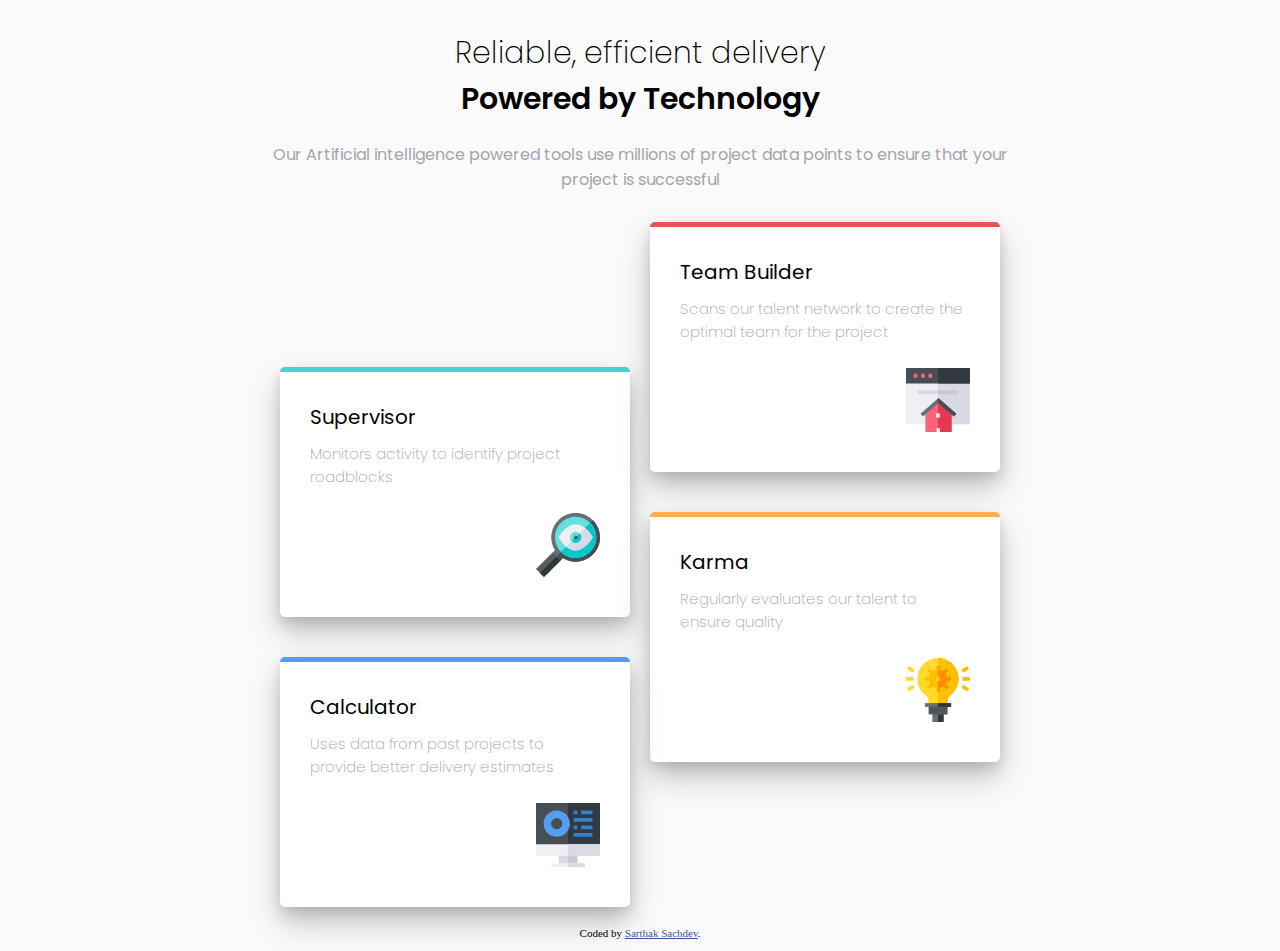
<file: index.html>
<!DOCTYPE html>
<html lang="en">

<head>
  <meta charset="UTF-8" />
  <meta name="viewport" content="width=device-width, initial-scale=1.0" />
  <link rel="stylesheet" href="style.css" />
  <link href="https://fonts.googleapis.com/css2?family=Poppins:wght@200;400;600&display=swap" rel="stylesheet" />
  <link rel="icon" type="image/png" sizes="32x32" href="./images/favicon-32x32.png" />

  <title>Four card feature section</title>

</head>

<body>
  <section class="details">
    <h1>Reliable, efficient delivery</h1>
    <p>Powered by Technology</p>
    <p class="heading">
      Our Artificial intelligence powered tools use millions of project data
      points to ensure that your project is successful
    </p>
  </section>
  <section class="cards">
    <div class="card card1">
      <h2>Supervisor</h2>
      <p>Monitors activity to identify project roadblocks</p>
      <img src="images/icon-supervisor.svg" alt="supervisor" />
    </div>
    <div class="card card2">
      <h2>Team Builder</h2>
      <p>
        Scans our talent network to create the optimal team for the project
      </p>
      <img src="images/icon-team-builder.svg" alt="team builder" />
    </div>
    <div class="card card3">
      <h2>Karma</h2>
      <p>Regularly evaluates our talent to ensure quality</p>
      <img src="images/icon-karma.svg" alt="karma" />
    </div>
    <div class="card card4">
      <h2>Calculator</h2>
      <p>Uses data from past projects to provide better delivery estimates</p>
      <img src="images/icon-calculator.svg" alt="calculator" />
    </div>
  </section>
  <footer>
    <p class="attribution">
      Coded by <a href="https://github.com/SartHak-0-Sach">Sarthak Sachdev</a>.
        <br>
        <br>
    </p>
  </footer>
</body>

</html>
</file>
<file: style.css>
* {
    margin: 0;
    padding: 0;
    box-sizing: border-box;
}

body {
    font-size: 15px;
    height: 100%;
    background-color: hsl(0, 0%, 98%);
}

.details h1 {
    margin-top: 30px;
    font-family: "Poppins", sans-serif;
    font-size: 30px;
    font-weight: 200;
    text-align: center;
}

.details p:nth-child(2) {
    font-family: "Poppins", sans-serif;
    font-size: 30px;
    font-weight: 600;
    text-align: center;
}

.heading {
    font-family: "Poppins", sans-serif;
    color: #a3a5ae;
    font-size: 16px;
    font-weight: 400;
    text-align: center;
    margin-top: 20px;
    margin-right: 33%;
    margin-left: 33%;
    margin-bottom: 30px;
}

.card {
    padding: 30px;
    width: 350px;
    background-color: #fff;
    height: 250px;
    border-radius: 5px;
    box-shadow:
        0 4px 8px rgba(0, 0, 0, 0.05),
        /* top shadow */
        0 8px 16px rgba(0, 0, 0, 0.1),
        /* left and right shadow */
        0 16px 32px rgba(0, 0, 0, 0.2);
        /* bottom shadow */
}

.card h2 {
    font-family: "Poppins", sans-serif;
    font-weight: 400;
    font-size: 20px;
}

.card p {
    font-family: "Poppins", sans-serif;
    font-weight: 200;
    font-size: 15px;
    color: #a3a5ae;
    margin-top: 10px;
}

.card img {
    margin-top: 25px;
    float: right;
}

.card1 {
    border-top: 5px solid hsl(180, 62%, 55%);
    grid-column: 1/2;
    grid-row: 2/4;
}

.card2 {
    border-top: 5px solid hsl(0, 78%, 62%);
    grid-column: 2/3;
    grid-row: 1/3;
}

.card3 {
    border-top: 5px solid hsl(34, 97%, 64%);
    grid-column: 2/3;
    grid-row: 3/5;
}

.card4 {
    border-top: 5px solid hsl(212, 86%, 64%);
    grid-column: 3/4;
    grid-row: 2/4;
}

.cards {
    height: 100%;
    display: grid;
    grid-template-columns: repeat(3, 350px);
    grid-template-rows: repeat(4, 125px);
    width: 100%;
    max-width: 1070px;
    margin: 0 auto;
    grid-gap: 20px;
}

@media (max-width: 1300px) {
    .heading {
        margin-left: 20%;
        margin-right: 20%;
    }

    .cards {
        grid-template-rows: repeat(5, 125px);
        max-width: 720px;
        margin: 0 auto;
    }

    .card4 {
        grid-column: 1/2;
        grid-row: 4/5;
    }
}

@media (max-width: 900px) {
    .cards {
        grid-template-columns: repeat(1, 350px);
        grid-template-rows: repeat(4, 250px);
        width: 350px;
        margin: 0 auto;
    }

    .heading {
        margin: 10px;
        margin-top: 10px;
        margin-bottom: 20px;
    }

    .card1 {
        grid-column: 1/2;
        grid-row: 1/2;
    }

    .card2 {
        grid-column: 1/2;
        grid-row: 2/3;
    }

    .card3 {
        grid-column: 1/2;
        grid-row: 3/4;
    }

    .card4 {
        grid-column: 1/2;
        grid-row: 4/5;
    }
}

@media (max-width: 450px) {
    .card {
        width: 300px;
    }
}

.attribution {
    font-size: 11px;
    text-align: center;
}

.attribution a {
    color: hsl(228, 45%, 44%);
}
</file>
